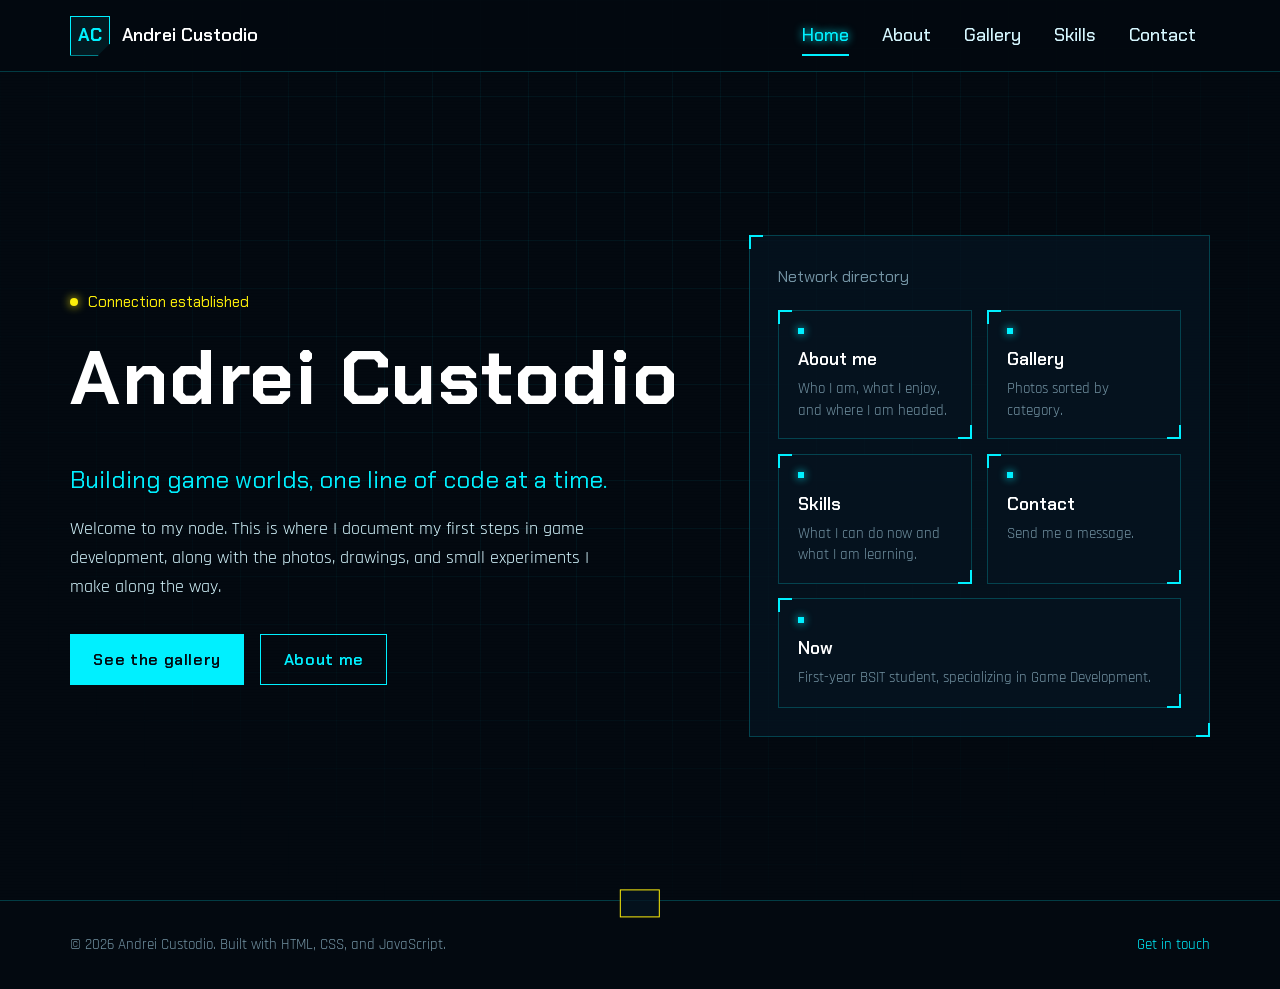
<file: index.html>
<!DOCTYPE html>
<!-- ===== HOME PAGE =====
     Edit the text between the tags to change what people read.
     The header and footer are repeated on every page. If you change them here,
     change them in the other .html files too. -->
<html lang="en">
<head>
  <meta charset="UTF-8">
  <meta name="viewport" content="width=device-width, initial-scale=1.0">
  <title>Andrei Custodio | Portfolio</title>
  <meta name="description" content="Portfolio of Andrei Custodio, a first-year BSIT Game Development student.">

  <!-- Fonts: the only external file this site uses. Remove this block to use local fonts only. -->
  <link rel="preconnect" href="https://fonts.googleapis.com">
  <link rel="preconnect" href="https://fonts.gstatic.com" crossorigin>
  <link href="https://fonts.googleapis.com/css2?family=Chakra+Petch:wght@400;500;600;700&family=Rajdhani:wght@400;500;600;700&display=swap" rel="stylesheet">

  <!-- The stylesheet for the whole site -->
  <link rel="stylesheet" href="style.css">
</head>
<body>

  <!-- Lets keyboard users jump past the menu -->
  <a class="skip-link" href="#main">Skip to content</a>

  <!-- ===== HEADER AND NAVIGATION (repeated on every page) ===== -->
  <header class="site-header">
    <div class="container header-inner">
      <a href="index.html" class="brand" aria-label="Andrei Custodio, home">
        <span class="brand-mark" aria-hidden="true">AC</span>
        <span class="brand-name">Andrei Custodio</span>
      </a>

      <!-- The hamburger button, shown only on small screens -->
      <button class="nav-toggle" type="button" aria-expanded="false" aria-controls="site-nav" aria-label="Toggle menu">
        <span></span><span></span><span></span>
      </button>

      <nav class="site-nav" id="site-nav" aria-label="Main navigation">
        <ul class="nav-list">
          <li><a class="nav-link" href="index.html">Home</a></li>
          <li><a class="nav-link" href="about.html">About</a></li>
          <li><a class="nav-link" href="gallery.html">Gallery</a></li>
          <li><a class="nav-link" href="skills.html">Skills</a></li>
          <li><a class="nav-link" href="contact.html">Contact</a></li>
        </ul>
      </nav>
    </div>
  </header>

  <main id="main">

    <!-- ===== HERO: name, tagline, welcome, and the network directory ===== -->
    <section class="hero">
      <div class="container hero-grid">

        <!-- Left side: the introduction. Each child animates in one after another. -->
        <div class="hero-copy">
          <p class="status-line">
            <span class="status-dot" aria-hidden="true"></span>
            Connection established
          </p>

          <!-- Your name. The data-text copy is used for the glitch effect. -->
          <h1><span class="glitch" data-text="Andrei Custodio">Andrei Custodio</span></h1>

          <!-- EDIT ME: your tagline -->
          <p class="tagline">Building game worlds, one line of code at a time.</p>

          <!-- EDIT ME: your welcome message -->
          <p>
            Welcome to my node. This is where I document my first steps in game development,
            along with the photos, drawings, and small experiments I make along the way.
          </p>

          <div class="hero-actions">
            <a class="btn" href="gallery.html">See the gallery</a>
            <a class="btn btn-ghost" href="about.html">About me</a>
          </div>
        </div>

        <!-- Right side: a directory of tiles that link to each page -->
        <aside class="frame hero-panel" aria-label="Site directory">
          <p class="panel-title">Network directory</p>

          <div class="node-grid">
            <a class="frame node" href="about.html">
              <span class="node-dot" aria-hidden="true"></span>
              <strong>About me</strong>
              <span>Who I am, what I enjoy, and where I am headed.</span>
            </a>

            <a class="frame node" href="gallery.html">
              <span class="node-dot" aria-hidden="true"></span>
              <strong>Gallery</strong>
              <span>Photos sorted by category.</span>
            </a>

            <a class="frame node" href="skills.html">
              <span class="node-dot" aria-hidden="true"></span>
              <strong>Skills</strong>
              <span>What I can do now and what I am learning.</span>
            </a>

            <a class="frame node" href="contact.html">
              <span class="node-dot" aria-hidden="true"></span>
              <strong>Contact</strong>
              <span>Send me a message.</span>
            </a>

            <!-- A non-link tile for a short status note. Edit the text to match your current focus. -->
            <div class="frame node wide">
              <span class="node-dot" aria-hidden="true"></span>
              <strong>Now</strong>
              <span>First-year BSIT student, specializing in Game Development.</span>
            </div>
          </div>
        </aside>

      </div>
    </section>

  </main>

  <!-- ===== FOOTER (repeated on every page) ===== -->
  <footer class="site-footer">
    <div class="container footer-inner">
      <p>&copy; <span id="year">2026</span> Andrei Custodio. Built with HTML, CSS, and JavaScript.</p>
      <p><a href="contact.html">Get in touch</a></p>
    </div>
  </footer>

  <!-- Pop-up message box used by main.js -->
  <div class="toast" id="toast" role="status" aria-live="polite"></div>

  <!-- JavaScript. main.js must load first because the other scripts use its helpers. -->
  <script src="main.js"></script>
</body>
</html>
</file>
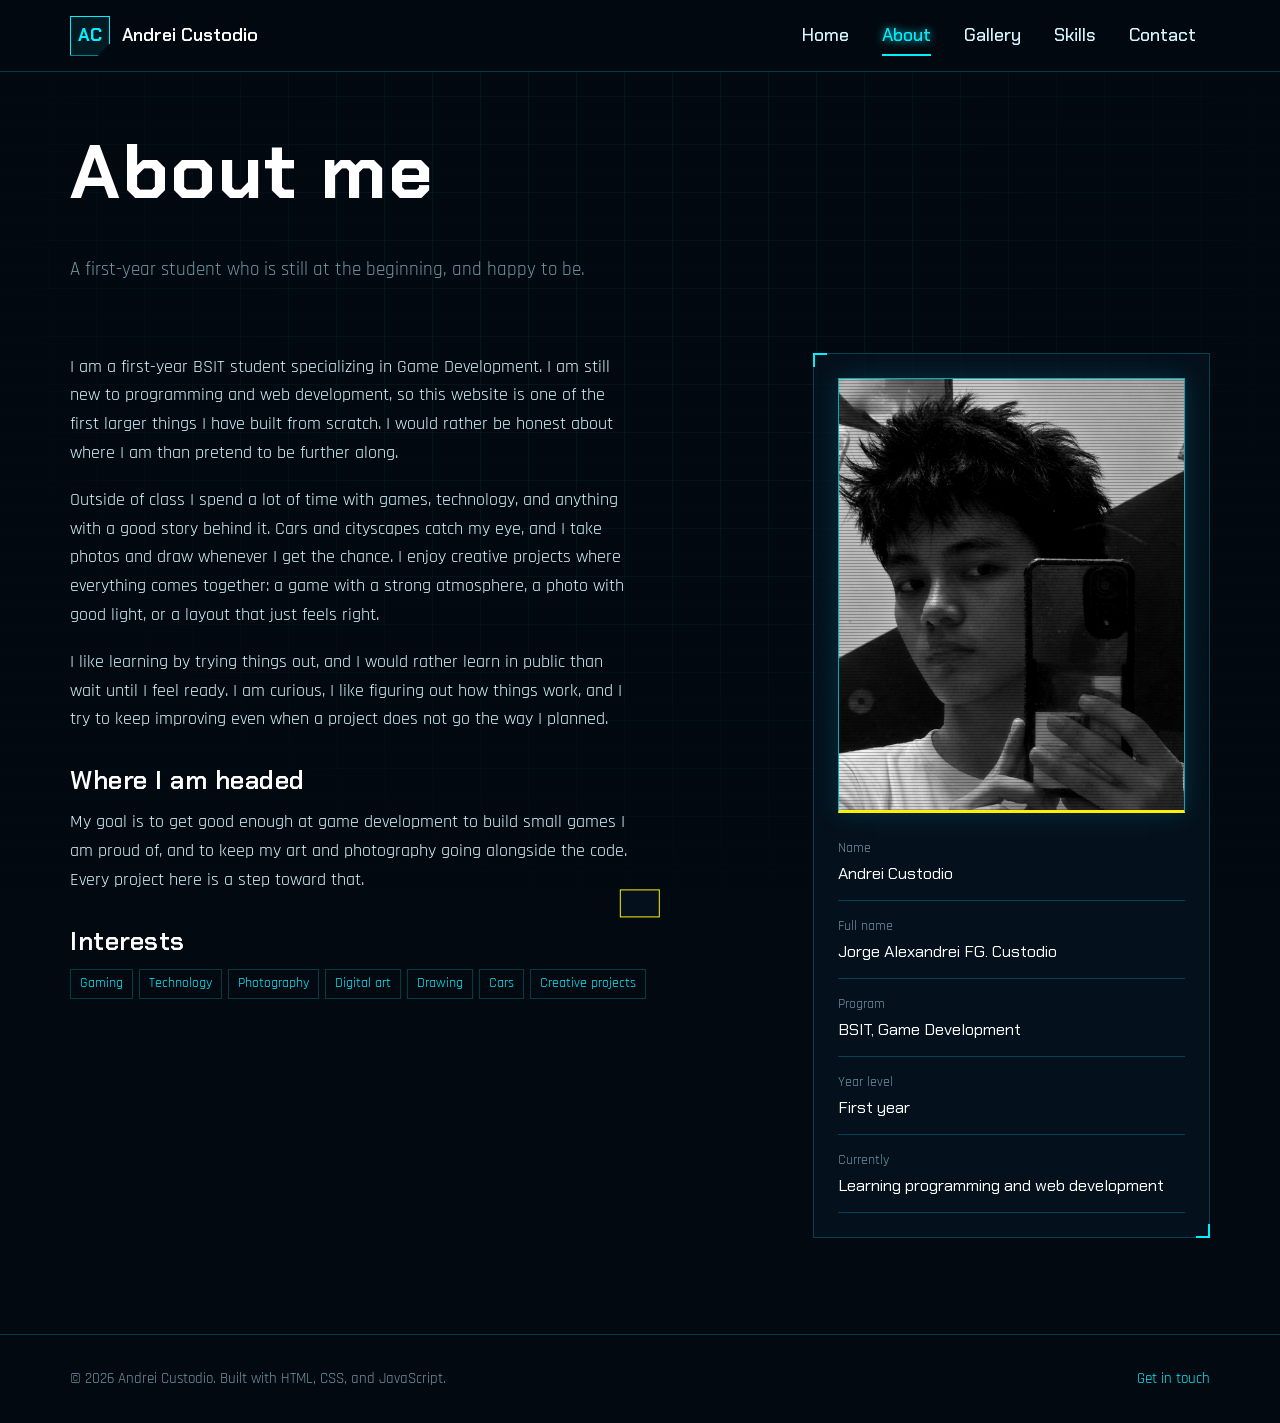
<file: about.html>
<!DOCTYPE html>
<!-- ===== ABOUT PAGE =====
     Every paragraph marked EDIT ME is a draft. Rewrite it in your own words.
     Only change the text. Keep the HTML tags around it. -->
<html lang="en">
<head>
  <meta charset="UTF-8">
  <meta name="viewport" content="width=device-width, initial-scale=1.0">
  <title>About | Andrei Custodio</title>
  <meta name="description" content="About Andrei Custodio, a first-year BSIT Game Development student.">
  <link rel="preconnect" href="https://fonts.googleapis.com">
  <link rel="preconnect" href="https://fonts.gstatic.com" crossorigin>
  <link href="https://fonts.googleapis.com/css2?family=Chakra+Petch:wght@400;500;600;700&family=Rajdhani:wght@400;500;600;700&display=swap" rel="stylesheet">
  <link rel="stylesheet" href="style.css">
</head>
<body>

  <a class="skip-link" href="#main">Skip to content</a>

  <!-- HEADER (same on every page) -->
  <header class="site-header">
    <div class="container header-inner">
      <a href="index.html" class="brand" aria-label="Andrei Custodio, home">
        <span class="brand-mark" aria-hidden="true">AC</span>
        <span class="brand-name">Andrei Custodio</span>
      </a>
      <button class="nav-toggle" type="button" aria-expanded="false" aria-controls="site-nav" aria-label="Toggle menu">
        <span></span><span></span><span></span>
      </button>
      <nav class="site-nav" id="site-nav" aria-label="Main navigation">
        <ul class="nav-list">
          <li><a class="nav-link" href="index.html">Home</a></li>
          <li><a class="nav-link" href="about.html">About</a></li>
          <li><a class="nav-link" href="gallery.html">Gallery</a></li>
          <li><a class="nav-link" href="skills.html">Skills</a></li>
          <li><a class="nav-link" href="contact.html">Contact</a></li>
        </ul>
      </nav>
    </div>
  </header>

  <main id="main">

    <!-- Page title -->
    <section class="page-header">
      <div class="container">
        <h1>About me</h1>
        <p>A first-year student who is still at the beginning, and happy to be.</p>
      </div>
    </section>

    <section class="section section-tight">
      <div class="container about-grid">

        <!-- LEFT: the story -->
        <div>
          <!-- EDIT ME: introduction -->
          <p>
            I am a first-year BSIT student specializing in Game Development. I am still
            new to programming and web development, so this website is one of the first
            larger things I have built from scratch. I would rather be honest about where
            I am than pretend to be further along.
          </p>

          <!-- EDIT ME: interests -->
          <p>
            Outside of class I spend a lot of time with games, technology, and anything
            with a good story behind it. Cars and cityscapes catch my eye, and I take
            photos and draw whenever I get the chance. I enjoy creative projects where
            everything comes together: a game with a strong atmosphere, a photo with good
            light, or a layout that just feels right.
          </p>

          <!-- EDIT ME: personality (this is a draft, so write it in your own words) -->
          <p>
            I like learning by trying things out, and I would rather learn in public than
            wait until I feel ready. I am curious, I like figuring out how things work, and
            I try to keep improving even when a project does not go the way I planned.
          </p>

          <!-- EDIT ME: goals -->
          <h2 class="about-heading">Where I am headed</h2>
          <p>
            My goal is to get good enough at game development to build small games I am
            proud of, and to keep my art and photography going alongside the code. Every
            project here is a step toward that.
          </p>

          <!-- Interests as tags. Add or remove items as they change. -->
          <h2 class="about-heading">Interests</h2>
          <ul class="tags">
            <li class="tag">Gaming</li>
            <li class="tag">Technology</li>
            <li class="tag">Photography</li>
            <li class="tag">Digital art</li>
            <li class="tag">Drawing</li>
            <li class="tag">Cars</li>
            <li class="tag">Creative projects</li>
          </ul>
        </div>

        <!-- RIGHT: quick facts. Edit the values to match your details. -->
        <aside class="frame" aria-label="Quick facts">
          <!-- PORTRAIT: put your photo in assets/images and change the src below to its file name.
               Until then, a placeholder shows. Keep the same class so the cyberpunk effect applies. -->
          <figure class="portrait">
            <img src="andrei.jpg"
                 onerror="this.onerror=null;this.src='placeholder.svg'">
          </figure>

          <dl class="facts">
            <div>
              <dt>Name</dt>
              <dd>Andrei Custodio</dd>
            </div>
            <div>
              <dt>Full name</dt>
              <dd>Jorge Alexandrei FG. Custodio</dd>
            </div>
            <div>
              <dt>Program</dt>
              <dd>BSIT, Game Development</dd>
            </div>
            <div>
              <dt>Year level</dt>
              <dd>First year</dd>
            </div>
            <div>
              <dt>Currently</dt>
              <dd>Learning programming and web development</dd>
            </div>
          </dl>
        </aside>

      </div>
    </section>

  </main>

  <!-- FOOTER (same on every page) -->
  <footer class="site-footer">
    <div class="container footer-inner">
      <p>&copy; <span id="year">2026</span> Andrei Custodio. Built with HTML, CSS, and JavaScript.</p>
      <p><a href="contact.html">Get in touch</a></p>
    </div>
  </footer>

  <div class="toast" id="toast" role="status" aria-live="polite"></div>
  <script src="main.js"></script>
</body>
</html>
</file>
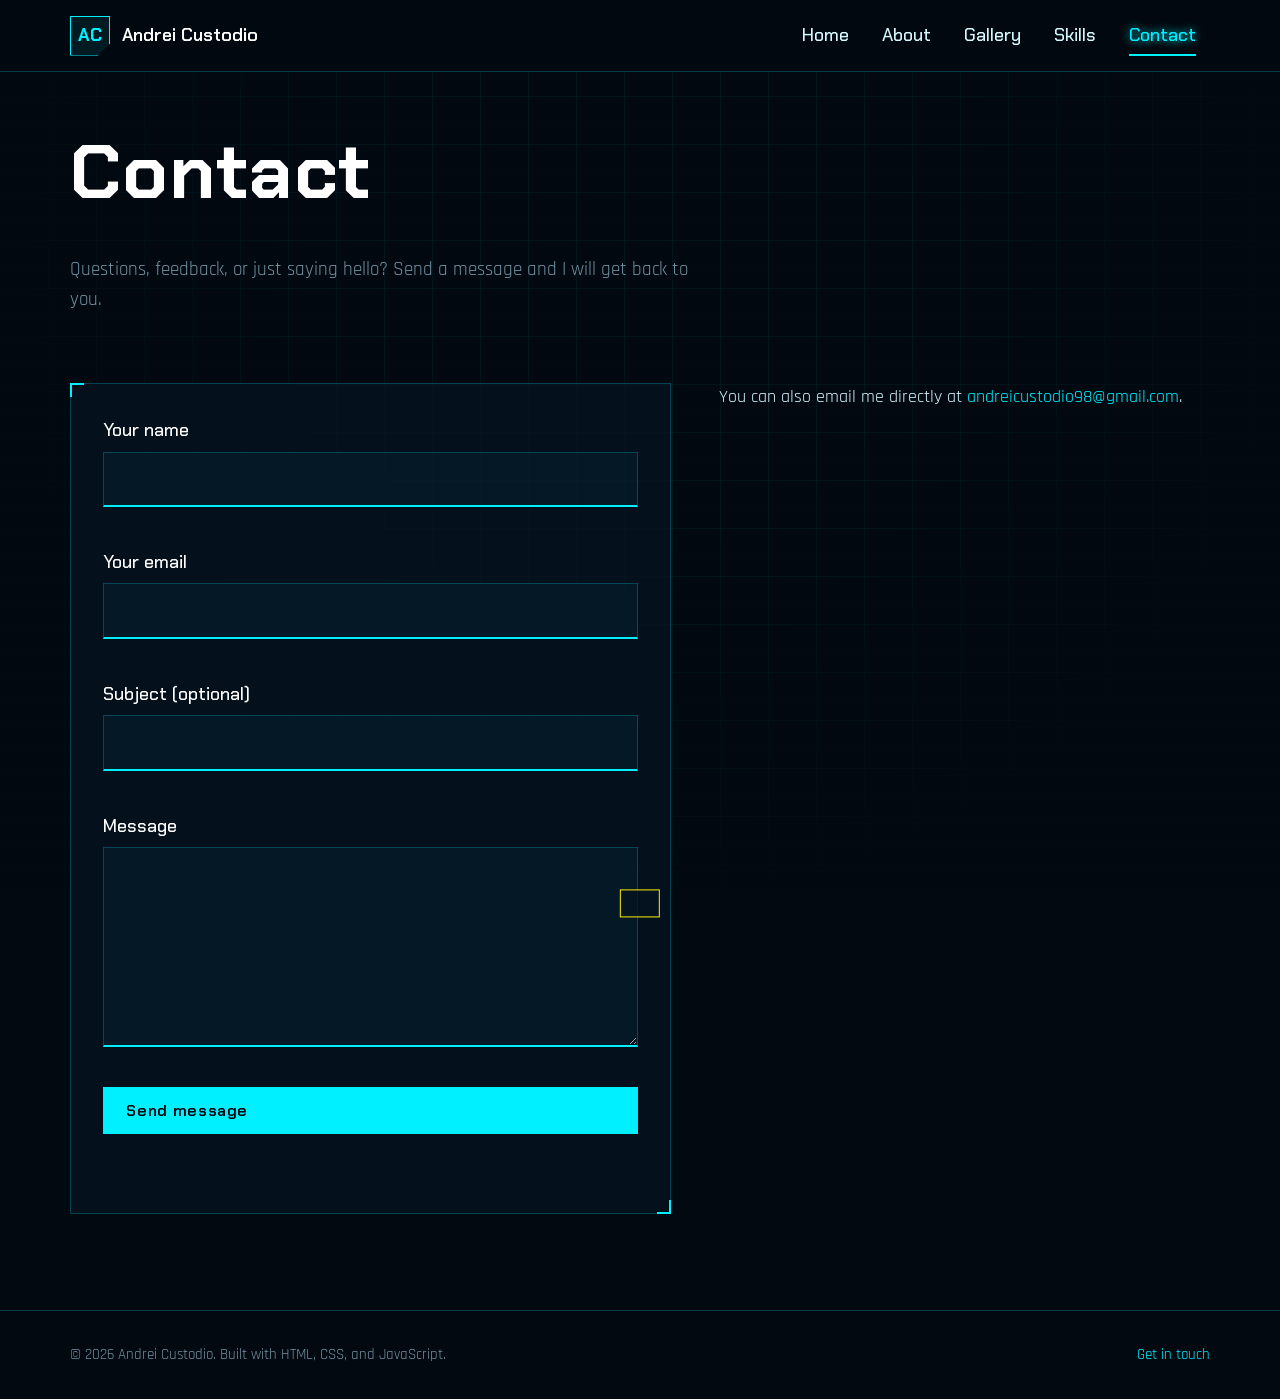
<file: contact.html>
<!DOCTYPE html>
<!-- ===== CONTACT PAGE =====
     The form opens the visitor's email app. Your email address is set in
     js/contact.js (CONTACT_CONFIG.email). Keep the two in sync if you ever change it.
-->
<html lang="en">
<head>
  <meta charset="UTF-8">
  <meta name="viewport" content="width=device-width, initial-scale=1.0">
  <title>Contact | Andrei Custodio</title>
  <meta name="description" content="Get in touch with Andrei Custodio.">
  <link rel="preconnect" href="https://fonts.googleapis.com">
  <link rel="preconnect" href="https://fonts.gstatic.com" crossorigin>
  <link href="https://fonts.googleapis.com/css2?family=Chakra+Petch:wght@400;500;600;700&family=Rajdhani:wght@400;500;600;700&display=swap" rel="stylesheet">
  <link rel="stylesheet" href="style.css">
</head>
<body>

  <a class="skip-link" href="#main">Skip to content</a>

  <!-- HEADER (same on every page) -->
  <header class="site-header">
    <div class="container header-inner">
      <a href="index.html" class="brand" aria-label="Andrei Custodio, home">
        <span class="brand-mark" aria-hidden="true">AC</span>
        <span class="brand-name">Andrei Custodio</span>
      </a>
      <button class="nav-toggle" type="button" aria-expanded="false" aria-controls="site-nav" aria-label="Toggle menu">
        <span></span><span></span><span></span>
      </button>
      <nav class="site-nav" id="site-nav" aria-label="Main navigation">
        <ul class="nav-list">
          <li><a class="nav-link" href="index.html">Home</a></li>
          <li><a class="nav-link" href="about.html">About</a></li>
          <li><a class="nav-link" href="gallery.html">Gallery</a></li>
          <li><a class="nav-link" href="skills.html">Skills</a></li>
          <li><a class="nav-link" href="contact.html">Contact</a></li>
        </ul>
      </nav>
    </div>
  </header>

  <main id="main">

    <section class="page-header">
      <div class="container">
        <h1>Contact</h1>
        <!-- EDIT ME: a short welcome line -->
        <p>Questions, feedback, or just saying hello? Send a message and I will get back to you.</p>
      </div>
    </section>

    <section class="section section-tight">
      <div class="container contact-grid">

        <!-- LEFT: the contact form -->
        <div>
          <form class="frame form" id="contact-form" novalidate>

            <div class="field">
              <label for="name">Your name</label>
              <input id="name" name="name" type="text" autocomplete="name" required>
              <span class="field-error" id="error-name"></span>
            </div>

            <div class="field">
              <label for="email">Your email</label>
              <input id="email" name="email" type="email" autocomplete="email" required>
              <span class="field-error" id="error-email"></span>
            </div>

            <div class="field">
              <label for="subject">Subject (optional)</label>
              <input id="subject" name="subject" type="text">
              <span class="field-error" id="error-subject"></span>
            </div>

            <div class="field">
              <label for="message">Message</label>
              <textarea id="message" name="message" rows="6" required></textarea>
              <span class="field-error" id="error-message"></span>
            </div>

            <!-- Honeypot: hidden from people, so only spam bots fill it in. Leave it alone. -->
            <div class="hp" aria-hidden="true">
              <label for="website">Leave this empty</label>
              <input id="website" name="website" type="text" tabindex="-1" autocomplete="off">
            </div>

            <button class="btn" type="submit">Send message</button>
            <p class="form-status" id="form-status" aria-live="polite"></p>
          </form>
        </div>

        <!-- RIGHT: direct contact details -->
        <div>
          <!-- Your real email address -->
          <p>
            You can also email me directly at
            <a href="mailto:andreicustodio98@gmail.com">andreicustodio98@gmail.com</a>.
          </p>

        </div>

      </div>
    </section>

  </main>

  <!-- FOOTER (same on every page) -->
  <footer class="site-footer">
    <div class="container footer-inner">
      <p>&copy; <span id="year">2026</span> Andrei Custodio. Built with HTML, CSS, and JavaScript.</p>
      <p><a href="contact.html">Get in touch</a></p>
    </div>
  </footer>

  <div class="toast" id="toast" role="status" aria-live="polite"></div>

  <script src="main.js"></script>
  <script src="contact.js"></script>
</body>
</html>
</file>
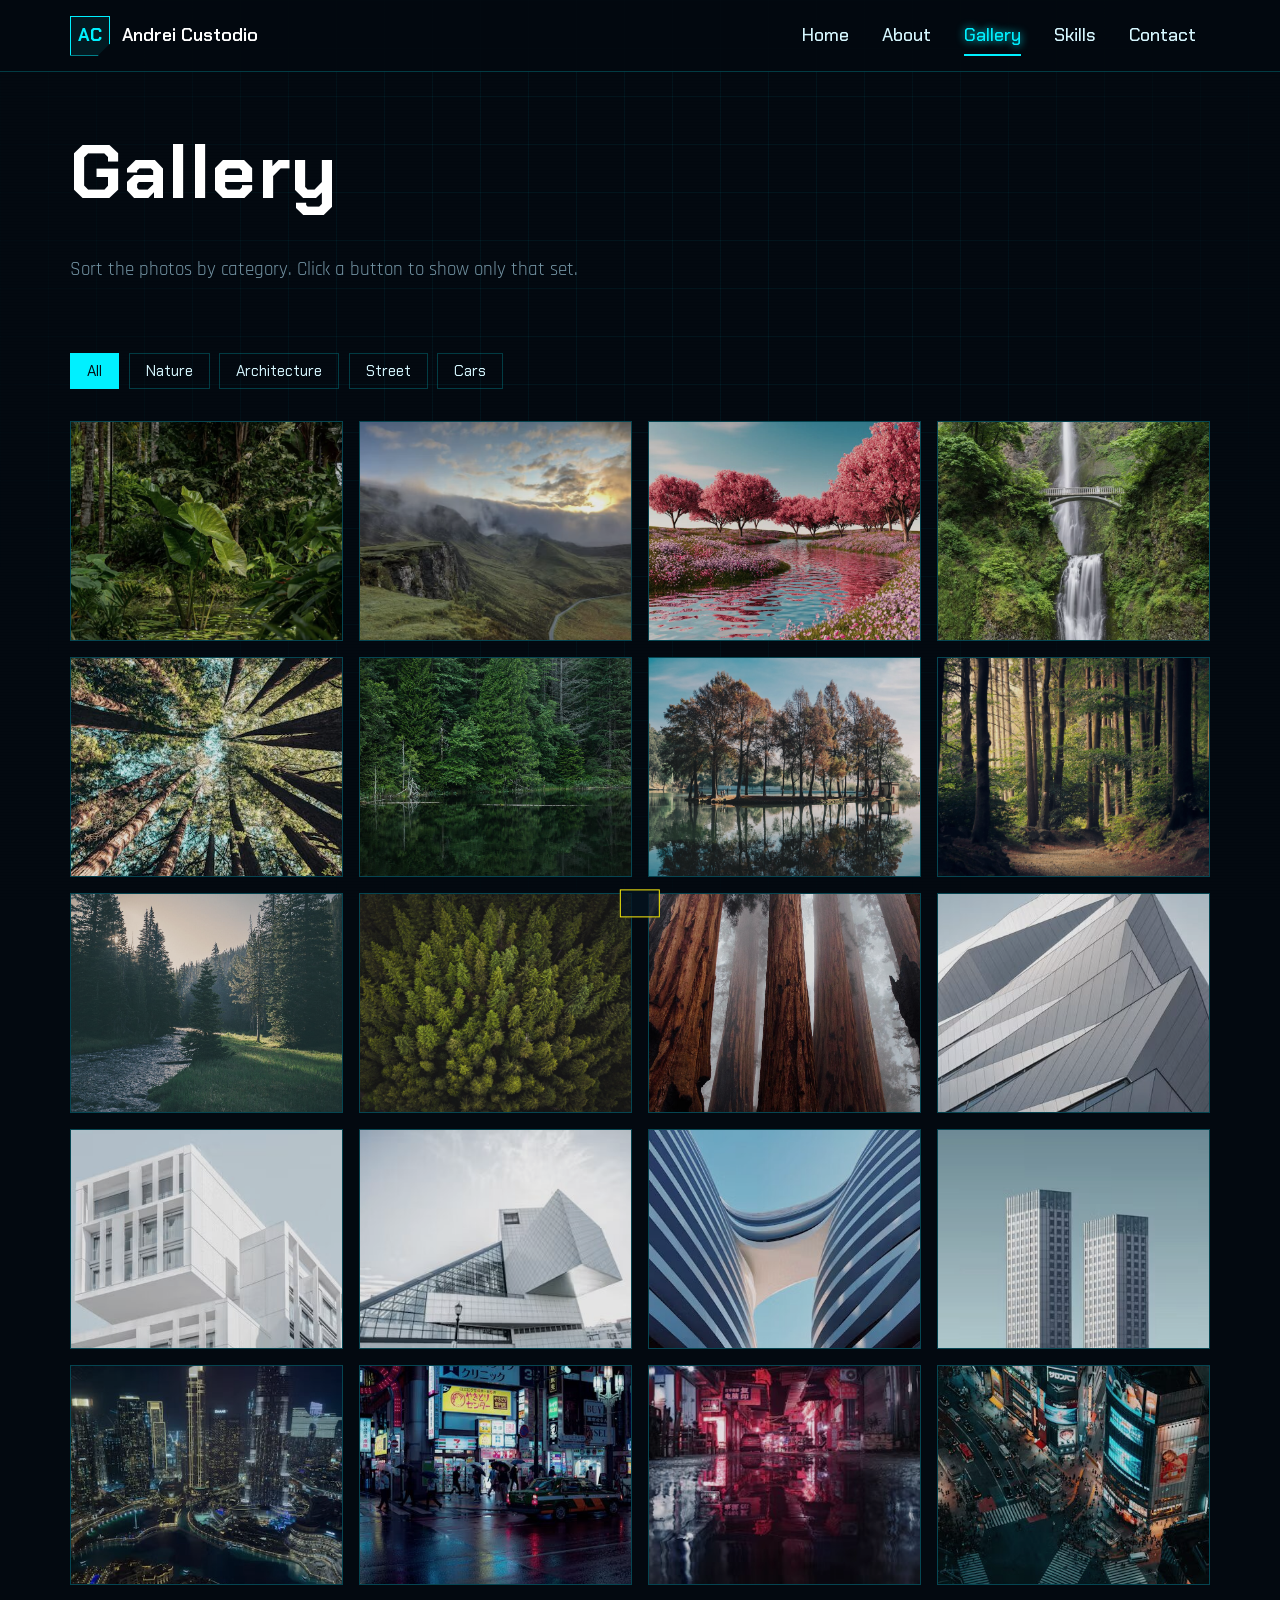
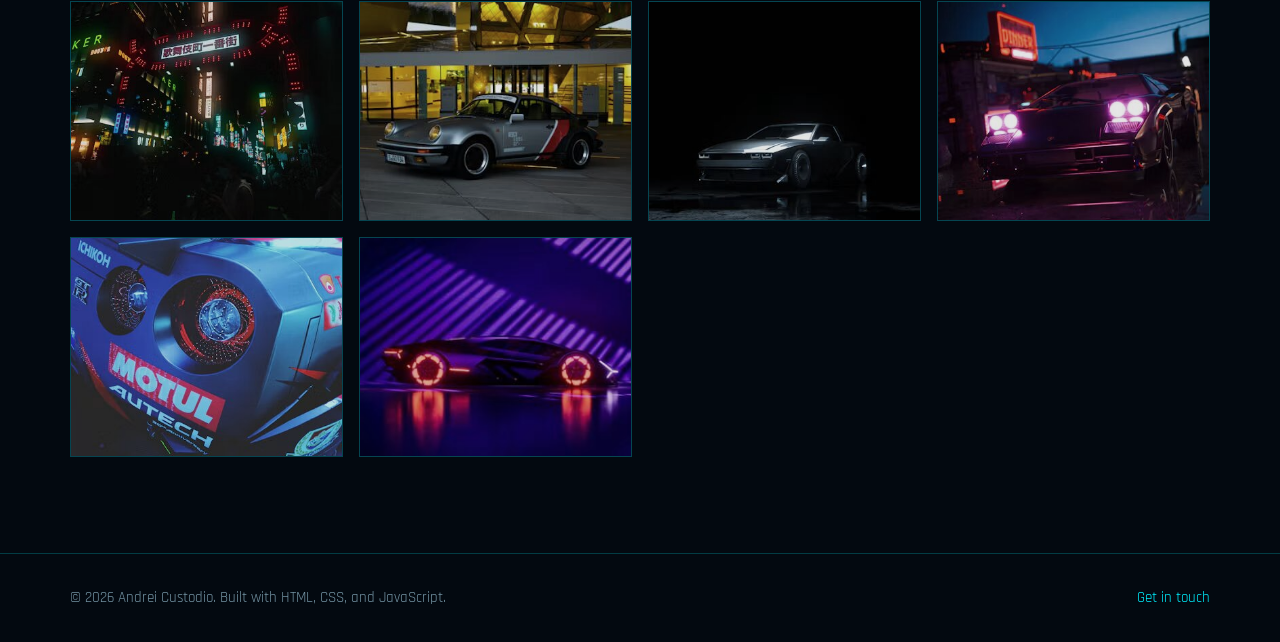
<file: gallery.html>
<!DOCTYPE html>
<!-- ===== GALLERY PAGE =====
     Filters, picture tiles, and the lightbox are built by js/gallery.js.
     To add pictures or categories, edit that file. -->
<html lang="en">
<head>
  <meta charset="UTF-8">
  <meta name="viewport" content="width=device-width, initial-scale=1.0">
  <title>Gallery | Andrei Custodio</title>
  <meta name="description" content="Photography and digital art by Andrei Custodio: cityscapes, architecture, landscapes, and more.">
  <link rel="preconnect" href="https://fonts.googleapis.com">
  <link rel="preconnect" href="https://fonts.gstatic.com" crossorigin>
  <link href="https://fonts.googleapis.com/css2?family=Chakra+Petch:wght@400;500;600;700&family=Rajdhani:wght@400;500;600;700&display=swap" rel="stylesheet">
  <link rel="stylesheet" href="style.css">
</head>
<body>

  <a class="skip-link" href="#main">Skip to content</a>

  <!-- HEADER (same on every page) -->
  <header class="site-header">
    <div class="container header-inner">
      <a href="index.html" class="brand" aria-label="Andrei Custodio, home">
        <span class="brand-mark" aria-hidden="true">AC</span>
        <span class="brand-name">Andrei Custodio</span>
      </a>
      <button class="nav-toggle" type="button" aria-expanded="false" aria-controls="site-nav" aria-label="Toggle menu">
        <span></span><span></span><span></span>
      </button>
      <nav class="site-nav" id="site-nav" aria-label="Main navigation">
        <ul class="nav-list">
          <li><a class="nav-link" href="index.html">Home</a></li>
          <li><a class="nav-link" href="about.html">About</a></li>
          <li><a class="nav-link" href="gallery.html">Gallery</a></li>
          <li><a class="nav-link" href="skills.html">Skills</a></li>
          <li><a class="nav-link" href="contact.html">Contact</a></li>
        </ul>
      </nav>
    </div>
  </header>

  <main id="main">

    <section class="page-header">
      <div class="container">
        <h1>Gallery</h1>
        <!-- EDIT ME: a line about your photos and art -->
        <p>Sort the photos by category. Click a button to show only that set.</p>
      </div>
    </section>

    <section class="section section-tight">
      <div class="container">

        <!-- Filter buttons are created by js/gallery.js -->
        <div class="filter-bar" id="filter-bar" aria-label="Filter pictures by category"></div>

        <!-- Picture tiles are created by js/gallery.js -->
        <div class="gallery-grid" id="gallery-grid"></div>

        <!-- Full-screen viewer. It stays hidden until a picture is clicked. -->
        <div class="lightbox" id="lightbox" role="dialog" aria-modal="true" aria-label="Image viewer" hidden>
          <div class="lightbox-inner">
            <button class="lightbox-close" id="lightbox-close" type="button">Close</button>
            <img id="lightbox-img" src="placeholder.svg" alt="">
            <p class="lightbox-caption" id="lightbox-caption"></p>
          </div>
        </div>

      </div>
    </section>

  </main>

  <!-- FOOTER (same on every page) -->
  <footer class="site-footer">
    <div class="container footer-inner">
      <p>&copy; <span id="year">2026</span> Andrei Custodio. Built with HTML, CSS, and JavaScript.</p>
      <p><a href="contact.html">Get in touch</a></p>
    </div>
  </footer>

  <div class="toast" id="toast" role="status" aria-live="polite"></div>

  <script src="main.js"></script>
  <script src="gallery.js"></script>
</body>
</html>
</file>
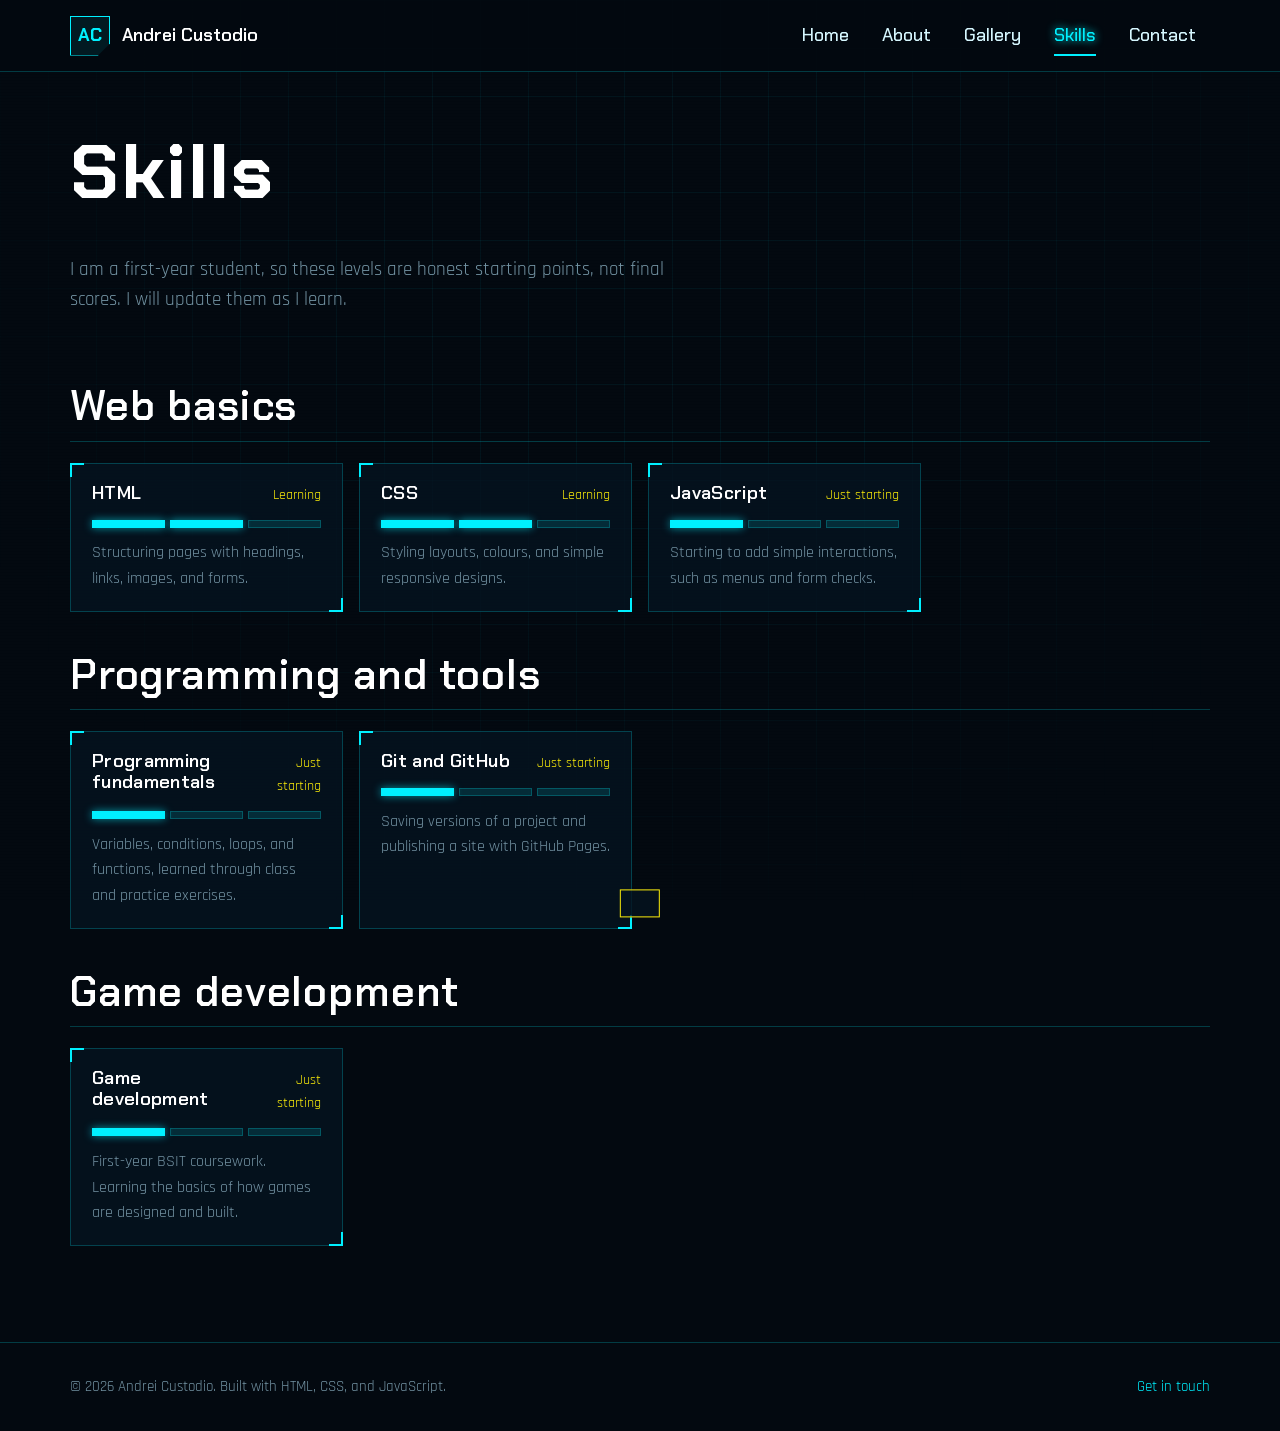
<file: skills.html>
<!DOCTYPE html>
<!-- ===== SKILLS PAGE =====
     The skill groups are built from js/skills.js.
     Update levels there as you learn more. -->
<html lang="en">
<head>
  <meta charset="UTF-8">
  <meta name="viewport" content="width=device-width, initial-scale=1.0">
  <title>Skills | Andrei Custodio</title>
  <meta name="description" content="Beginner-level programming and technical skills of Andrei Custodio.">
  <link rel="preconnect" href="https://fonts.googleapis.com">
  <link rel="preconnect" href="https://fonts.gstatic.com" crossorigin>
  <link href="https://fonts.googleapis.com/css2?family=Chakra+Petch:wght@400;500;600;700&family=Rajdhani:wght@400;500;600;700&display=swap" rel="stylesheet">
  <link rel="stylesheet" href="style.css">
</head>
<body>

  <a class="skip-link" href="#main">Skip to content</a>

  <!-- HEADER (same on every page) -->
  <header class="site-header">
    <div class="container header-inner">
      <a href="index.html" class="brand" aria-label="Andrei Custodio, home">
        <span class="brand-mark" aria-hidden="true">AC</span>
        <span class="brand-name">Andrei Custodio</span>
      </a>
      <button class="nav-toggle" type="button" aria-expanded="false" aria-controls="site-nav" aria-label="Toggle menu">
        <span></span><span></span><span></span>
      </button>
      <nav class="site-nav" id="site-nav" aria-label="Main navigation">
        <ul class="nav-list">
          <li><a class="nav-link" href="index.html">Home</a></li>
          <li><a class="nav-link" href="about.html">About</a></li>
          <li><a class="nav-link" href="gallery.html">Gallery</a></li>
          <li><a class="nav-link" href="skills.html">Skills</a></li>
          <li><a class="nav-link" href="contact.html">Contact</a></li>
        </ul>
      </nav>
    </div>
  </header>

  <main id="main">

    <section class="page-header">
      <div class="container">
        <h1>Skills</h1>
        <!-- EDIT ME: a note about how you rate your skills -->
        <p>
          I am a first-year student, so these levels are honest starting points, not final scores.
          I will update them as I learn.
        </p>
      </div>
    </section>

    <section class="section section-tight">
      <div class="container">
        <!-- Skill groups are inserted here by js/skills.js -->
        <div class="skill-groups" id="skills-container"></div>
      </div>
    </section>

  </main>

  <!-- FOOTER (same on every page) -->
  <footer class="site-footer">
    <div class="container footer-inner">
      <p>&copy; <span id="year">2026</span> Andrei Custodio. Built with HTML, CSS, and JavaScript.</p>
      <p><a href="contact.html">Get in touch</a></p>
    </div>
  </footer>

  <div class="toast" id="toast" role="status" aria-live="polite"></div>

  <script src="main.js"></script>
  <script src="skills.js"></script>
</body>
</html>
</file>
<file: style.css>
/* =========================================================
   style.css - the one stylesheet for the whole site.

   Table of contents
   1. Design tokens (colours and fonts - change them here)
   2. Base styles
   3. Background effects
   4. Header and navigation
   5. Buttons
   6. Framed panels (the bracket-corner look)
   7. Page layout helpers
   8. Home hero
   9. Gallery and lightbox
   10. Skills
   11. Contact page
   12. Footer and toast
   13. Animations
   14. Responsive rules
   ========================================================= */


/* ---------------------------------------------------------
   1. DESIGN TOKENS
   Change a colour once here and it updates across the site.
   --------------------------------------------------------- */
:root {
  --bg: #030910;            /* page background */
  --bg-2: #061420;          /* slightly lighter background */
  --panel: rgba(6, 20, 32, 0.78); /* card and panel background */
  --cyan: #00f0ff;          /* main neon accent */
  --blue: #1f6bff;          /* electric blue, used for glitch detail */
  --yellow: #fcee0a;        /* subtle accent: status, focus, notes */
  --text: #d6f7ff;         /* body text */
  --muted: #7393a3;         /* secondary text */
  --line: rgba(0, 240, 255, 0.22);       /* thin borders */
  --line-strong: rgba(0, 240, 255, 0.7); /* borders on hover */
  --danger: #ff3b5c;        /* form error text */

  --font-display: 'Chakra Petch', 'Trebuchet MS', sans-serif;
  --font-body: 'Rajdhani', 'Segoe UI', sans-serif;

  --max-width: 1140px;
  --header-h: 72px;
}


/* ---------------------------------------------------------
   2. BASE STYLES
   --------------------------------------------------------- */
*,
*::before,
*::after {
  box-sizing: border-box;
}

html {
  scroll-behavior: smooth;
  scroll-padding-top: calc(var(--header-h) + 16px);
}

body {
  margin: 0;
  min-height: 100vh;
  background: var(--bg);
  color: var(--text);
  font-family: var(--font-body);
  font-size: 1.125rem;
  line-height: 1.6;
  overflow-x: hidden;
}

img {
  max-width: 100%;
  display: block;
}

a {
  color: var(--cyan);
  text-decoration: none;
  transition: color 0.2s ease, text-shadow 0.2s ease;
}

a:hover {
  color: #fff;
  text-shadow: 0 0 8px var(--cyan);
}

h1,
h2,
h3 {
  font-family: var(--font-display);
  color: #fff;
  line-height: 1.15;
  margin: 0 0 0.5em;
  letter-spacing: 0.02em;
}

h1 {
  font-size: clamp(2.4rem, 7vw, 4.8rem);
  font-weight: 700;
}

h2 {
  font-size: clamp(1.9rem, 4vw, 2.6rem);
  font-weight: 600;
}

h3 {
  font-size: 1.35rem;
  font-weight: 500;
}

p {
  margin: 0 0 1em;
  max-width: 62ch; /* keeps lines comfortable to read */
}

ul {
  padding-left: 1.2rem;
}

/* Keyboard users can see where they are */
:focus-visible {
  outline: 2px solid var(--yellow);
  outline-offset: 3px;
}

[hidden] {
  display: none !important;
}

.container {
  width: min(100% - 2.5rem, var(--max-width));
  margin-inline: auto;
}

main {
  padding-top: var(--header-h);
}

.section {
  padding: clamp(3.5rem, 8vw, 6rem) 0;
}

.section-head {
  margin-bottom: 2.5rem;
}

.section-head p {
  color: var(--muted);
}

.muted-note {
  color: var(--muted);
  font-size: 0.95rem;
}

.sr-only {
  position: absolute;
  width: 1px;
  height: 1px;
  padding: 0;
  margin: -1px;
  overflow: hidden;
  clip: rect(0, 0, 0, 0);
  white-space: nowrap;
  border: 0;
}

/* "Skip to content" link - hidden until a keyboard user tabs to it */
.skip-link {
  position: absolute;
  left: 1rem;
  top: -100px;
  z-index: 200;
  padding: 0.5rem 1rem;
  background: var(--yellow);
  color: var(--bg);
}

.skip-link:focus {
  top: 1rem;
}


/* ---------------------------------------------------------
   3. BACKGROUND EFFECTS
   A faint grid and scanlines sit behind every page.
   --------------------------------------------------------- */
body::before {
  content: "";
  position: fixed;
  inset: 0;
  z-index: -2;
  background-image:
    linear-gradient(rgba(0, 240, 255, 0.05) 1px, transparent 1px),
    linear-gradient(90deg, rgba(0, 240, 255, 0.05) 1px, transparent 1px);
  background-size: 48px 48px;
  mask-image: radial-gradient(ellipse at 50% 30%, #000 30%, transparent 80%);
}

body::after {
  content: "";
  position: fixed;
  inset: 0;
  z-index: -1;
  pointer-events: none;
  background: repeating-linear-gradient(
    0deg,
    rgba(0, 0, 0, 0.18) 0 1px,
    transparent 1px 3px
  );
  opacity: 0.35;
}


/* ---------------------------------------------------------
   4. HEADER AND NAVIGATION
   --------------------------------------------------------- */
.site-header {
  position: fixed;   /* stays at the top while scrolling */
  top: 0;
  left: 0;
  right: 0;
  height: var(--header-h);
  z-index: 100;
  background: rgba(3, 9, 16, 0.92);
  border-bottom: 1px solid var(--line);
  transition: box-shadow 0.3s ease;
}

.site-header.scrolled {
  box-shadow: 0 6px 24px rgba(0, 240, 255, 0.12);
}

.header-inner {
  height: 100%;
  display: flex;
  align-items: center;
  justify-content: space-between;
  gap: 1rem;
}

.brand {
  display: flex;
  align-items: center;
  gap: 0.75rem;
  color: #fff;
  font-family: var(--font-display);
  font-weight: 600;
}

.brand:hover {
  color: #fff;
}

/* The "AC" badge has a clipped corner, like a data chip */
.brand-mark {
  width: 40px;
  height: 40px;
  display: grid;
  place-items: center;
  color: var(--cyan);
  background: rgba(0, 240, 255, 0.08);
  border: 1px solid var(--cyan);
  clip-path: polygon(0 0, 100% 0, 100% 70%, 70% 100%, 0 100%);
  font-weight: 700;
}

.site-nav {
  display: flex;
}

.nav-list {
  display: flex;
  gap: 0.25rem;
  list-style: none;
  margin: 0;
  padding: 0;
}

.nav-link {
  display: block;
  position: relative;
  padding: 0.5rem 0.9rem;
  color: var(--text);
  font-family: var(--font-display);
  font-weight: 500;
}

/* A cyan line slides in under the link on hover and on the current page */
.nav-link::after {
  content: "";
  position: absolute;
  left: 0.9rem;
  right: 0.9rem;
  bottom: 2px;
  height: 2px;
  background: var(--cyan);
  transform: scaleX(0);
  transform-origin: left;
  transition: transform 0.3s ease;
}

.nav-link:hover,
.nav-link.active {
  color: #fff;
  text-shadow: 0 0 8px var(--cyan);
}

.nav-link.active {
  color: var(--cyan);
}

.nav-link:hover::after,
.nav-link.active::after {
  transform: scaleX(1);
}

/* Hamburger button - only shown on small screens */
.nav-toggle {
  display: none;
  flex-direction: column;
  justify-content: center;
  gap: 5px;
  width: 44px;
  height: 44px;
  padding: 0 10px;
  background: none;
  border: 1px solid var(--line);
  cursor: pointer;
}

.nav-toggle span {
  display: block;
  height: 2px;
  background: var(--cyan);
  transition: transform 0.3s ease, opacity 0.3s ease;
}

/* Turns the three lines into an X when the menu is open */
.nav-toggle[aria-expanded="true"] span:nth-child(1) {
  transform: translateY(7px) rotate(45deg);
}

.nav-toggle[aria-expanded="true"] span:nth-child(2) {
  opacity: 0;
}

.nav-toggle[aria-expanded="true"] span:nth-child(3) {
  transform: translateY(-7px) rotate(-45deg);
}


/* ---------------------------------------------------------
   5. BUTTONS
   Use class="btn" for the main action and "btn btn-ghost" for a secondary one.
   --------------------------------------------------------- */
.btn {
  display: inline-flex;
  align-items: center;
  gap: 0.5rem;
  padding: 0.75rem 1.4rem;
  font-family: var(--font-display);
  font-weight: 600;
  font-size: 1rem;
  letter-spacing: 0.04em;
  color: var(--bg);
  background: var(--cyan);
  border: 1px solid var(--cyan);
  cursor: pointer;
  transition: box-shadow 0.25s ease, background 0.25s ease, color 0.25s ease;
}

.btn:hover {
  color: var(--bg);
  background: #fff;
  box-shadow: 0 0 18px rgba(0, 240, 255, 0.6);
}

.btn-ghost {
  background: transparent;
  color: var(--cyan);
}

.btn-ghost:hover {
  color: var(--cyan);
  background: rgba(0, 240, 255, 0.1);
  box-shadow: 0 0 18px rgba(0, 240, 255, 0.35);
}


/* ---------------------------------------------------------
   6. FRAMED PANELS
   .frame gives a thin border with bright corner brackets.
   Used for cards, tiles, and forms.
   --------------------------------------------------------- */
.frame {
  position: relative;
  background: var(--panel);
  border: 1px solid var(--line);
  padding: 1.5rem;
  transition: border-color 0.3s ease, box-shadow 0.3s ease, transform 0.3s ease;
}

.frame::before,
.frame::after {
  content: "";
  position: absolute;
  width: 14px;
  height: 14px;
  border-color: var(--cyan);
  border-style: solid;
  transition: width 0.3s ease, height 0.3s ease;
}

.frame::before {
  top: -1px;
  left: -1px;
  border-width: 2px 0 0 2px;
}

.frame::after {
  bottom: -1px;
  right: -1px;
  border-width: 0 2px 2px 0;
}

/* Brackets grow and the glow appears on hover */
.frame:hover {
  border-color: var(--line-strong);
  box-shadow: 0 0 24px rgba(0, 240, 255, 0.15);
}

.frame:hover::before,
.frame:hover::after {
  width: 28px;
  height: 28px;
}


/* ---------------------------------------------------------
   7. PAGE LAYOUT HELPERS
   --------------------------------------------------------- */
/* Title block at the top of the inner pages */
.page-header {
  padding: 3.5rem 0 2rem;
}

.page-header p {
  color: var(--muted);
  font-size: 1.2rem;
}

.tags {
  display: flex;
  flex-wrap: wrap;
  gap: 0.4rem;
  list-style: none;
  margin: 0 0 1rem;
  padding: 0;
}

.tag {
  padding: 0.15rem 0.55rem;
  font-size: 0.9rem;
  color: var(--cyan);
  border: 1px solid var(--line);
}

.status {
  margin: 0;
  font-family: var(--font-display);
  font-size: 0.9rem;
  color: var(--yellow);
}


/* ---------------------------------------------------------
   8. HOME HERO
   --------------------------------------------------------- */
.hero {
  min-height: calc(100vh - var(--header-h));
  display: flex;
  align-items: center;
  padding: 3rem 0;
}

.hero-grid {
  display: grid;
  grid-template-columns: 1.15fr 0.85fr;
  gap: 3.5rem;
  align-items: center;
}

.status-line {
  display: inline-flex;
  align-items: center;
  gap: 0.6rem;
  margin-bottom: 1.25rem;
  font-family: var(--font-display);
  font-size: 0.95rem;
  color: var(--yellow);
}

/* A small glowing dot that pulses slowly */
.status-dot {
  width: 8px;
  height: 8px;
  border-radius: 50%;
  background: var(--yellow);
  box-shadow: 0 0 10px var(--yellow);
  animation: pulse 2s infinite;
}

.hero h1 {
  white-space: nowrap;
}

.tagline {
  margin-bottom: 1rem;
  font-family: var(--font-display);
  font-size: clamp(1.2rem, 2.4vw, 1.5rem);
  color: var(--cyan);
}

.hero-actions {
  display: flex;
  flex-wrap: wrap;
  gap: 1rem;
  margin-top: 2rem;
}

/*
  The name glitches once when the page loads.
  Two copies of the text are shifted in blue and yellow for a moment.
*/
.glitch {
  position: relative;
  display: inline-block;
}

.glitch::before,
.glitch::after {
  content: attr(data-text);
  position: absolute;
  left: 0;
  top: 0;
  width: 100%;
  height: 100%;
  pointer-events: none;
  opacity: 0;
}

.glitch::before {
  color: var(--blue);
  clip-path: inset(0 0 55% 0);
  animation: glitch-top 0.6s steps(3) 1s 1 forwards;
}

.glitch::after {
  color: var(--yellow);
  clip-path: inset(55% 0 0 0);
  animation: glitch-bottom 0.6s steps(3) 1s 1 forwards;
}

/* The hero panel holding the directory tiles */
.hero-panel {
  padding: 1.75rem;
}

.panel-title {
  margin-bottom: 1.25rem;
  font-family: var(--font-display);
  font-size: 1rem;
  color: var(--muted);
}

.node-grid {
  display: grid;
  grid-template-columns: repeat(2, 1fr);
  gap: 0.9rem;
}

/* Each directory tile is a link to a page */
.node {
  display: flex;
  flex-direction: column;
  gap: 0.3rem;
  min-height: 110px;
  padding: 1.1rem 1.2rem;
  color: var(--text);
}

.node:hover {
  color: var(--text);
  text-shadow: none;
  transform: translateY(-3px);
}

.node strong {
  font-family: var(--font-display);
  font-size: 1.1rem;
  font-weight: 600;
  color: #fff;
}

.node span {
  color: var(--muted);
  font-size: 0.95rem;
  line-height: 1.4;
}

.node-dot {
  width: 6px;
  height: 6px;
  margin-bottom: 0.4rem;
  background: var(--cyan);
  box-shadow: 0 0 8px var(--cyan);
}

/* Full-width tile for the "Now" note */
.node.wide {
  grid-column: span 2;
}


/* ---------------------------------------------------------
   ABOUT PAGE
   --------------------------------------------------------- */
.about-grid {
  display: grid;
  grid-template-columns: 1.4fr 0.8fr;
  gap: 3rem;
  align-items: start;
}

.facts {
  margin: 0;
  display: grid;
  gap: 0.9rem;
}

.facts div {
  padding-bottom: 0.8rem;
  border-bottom: 1px solid var(--line);
}

.facts dt {
  font-size: 0.9rem;
  color: var(--muted);
}

.facts dd {
  margin: 0;
  color: #fff;
  font-family: var(--font-display);
  font-size: 1.05rem;
}

/* Sections placed right under a page title */
.section-tight {
  padding-top: 1rem;
}

.about-heading {
  margin-top: 2rem;
  font-size: 1.6rem;
}


/* ---------------------------------------------------------
   9. GALLERY AND LIGHTBOX
   --------------------------------------------------------- */
.filter-bar {
  display: flex;
  flex-wrap: wrap;
  gap: 0.6rem;
  margin-bottom: 2rem;
}

.filter-btn {
  padding: 0.45rem 1rem;
  font-family: var(--font-display);
  font-size: 0.95rem;
  color: var(--text);
  background: transparent;
  border: 1px solid var(--line);
  cursor: pointer;
  transition: all 0.2s ease;
}

.filter-btn:hover {
  border-color: var(--cyan);
  color: #fff;
  box-shadow: 0 0 12px rgba(0, 240, 255, 0.25);
}

/* aria-pressed="true" marks the active filter */
.filter-btn[aria-pressed="true"] {
  background: var(--cyan);
  border-color: var(--cyan);
  color: var(--bg);
}

.gallery-grid {
  display: grid;
  grid-template-columns: repeat(auto-fill, minmax(240px, 1fr));
  grid-auto-rows: 220px;
  gap: 1rem;
}

.gallery-item {
  position: relative;
  margin: 0;
  padding: 0;
  overflow: hidden;
  background: var(--bg-2);
  border: 1px solid var(--line);
  cursor: zoom-in;
}

.gallery-item.tall {
  grid-row: span 2;
}

.gallery-item.wide {
  grid-column: span 2;
}

.gallery-item img {
  width: 100%;
  height: 100%;
  object-fit: cover;
  filter: saturate(0.8) brightness(0.9);
  transition: transform 0.6s ease, filter 0.3s ease;
}

.gallery-item:hover img,
.gallery-item:focus-visible img {
  transform: scale(1.06);
  filter: saturate(1.2) brightness(1);
}

/* Caption slides up from the bottom on hover */
.gallery-caption {
  position: absolute;
  left: 0;
  right: 0;
  bottom: 0;
  padding: 0.6rem 0.8rem;
  background: linear-gradient(transparent, rgba(3, 9, 16, 0.95));
  color: #fff;
  font-family: var(--font-display);
  font-size: 0.95rem;
  text-align: left;
  transform: translateY(100%);
  transition: transform 0.3s ease;
}

.gallery-item:hover .gallery-caption,
.gallery-item:focus-visible .gallery-caption {
  transform: none;
}

/* Full-screen image viewer */
.lightbox {
  position: fixed;
  inset: 0;
  z-index: 150;
  display: grid;
  place-items: center;
  padding: 2rem;
  background: rgba(3, 9, 16, 0.92);
}

.lightbox-inner {
  position: relative;
  max-width: min(960px, 100%);
}

.lightbox img {
  max-height: 75vh;
  width: auto;
  margin: 0 auto;
  border: 1px solid var(--line-strong);
}

.lightbox-caption {
  margin-top: 0.75rem;
  color: var(--muted);
  text-align: center;
}

.lightbox-close {
  position: absolute;
  top: -2.75rem;
  right: 0;
  padding: 0.35rem 0.9rem;
  font-family: var(--font-display);
  color: var(--cyan);
  background: transparent;
  border: 1px solid var(--cyan);
  cursor: pointer;
}

.lightbox-close:hover {
  background: rgba(0, 240, 255, 0.1);
}


/* ---------------------------------------------------------
   10. SKILLS
   --------------------------------------------------------- */
.skill-groups {
  display: grid;
  gap: 2.5rem;
}

.group-title {
  padding-bottom: 0.6rem;
  border-bottom: 1px solid var(--line);
}

.skill-grid {
  display: grid;
  grid-template-columns: repeat(auto-fill, minmax(260px, 1fr));
  gap: 1rem;
  margin-top: 1.25rem;
}

.skill {
  padding: 1.2rem 1.3rem;
}

.skill-top {
  display: flex;
  justify-content: space-between;
  align-items: baseline;
  gap: 1rem;
}

.skill-name {
  margin: 0;
  font-family: var(--font-display);
  font-size: 1.15rem;
  font-weight: 600;
  color: #fff;
}

.skill-level {
  font-size: 0.9rem;
  color: var(--yellow);
  text-align: right;
}

/* Three segments show the level. They are not a percentage on purpose. */
.meter {
  display: flex;
  gap: 0.35rem;
  margin: 0.8rem 0;
}

.meter span {
  flex: 1;
  height: 8px;
  background: rgba(0, 240, 255, 0.12);
  border: 1px solid var(--line);
}

.meter span.on {
  background: var(--cyan);
  border-color: var(--cyan);
  box-shadow: 0 0 8px rgba(0, 240, 255, 0.6);
}

.skill-note {
  margin: 0;
  font-size: 1rem;
  color: var(--muted);
}


/* ---------------------------------------------------------
   11. CONTACT PAGE
   --------------------------------------------------------- */
.contact-grid {
  display: grid;
  grid-template-columns: 1.1fr 0.9fr;
  gap: 3rem;
  align-items: start;
}

.form {
  position: relative; /* needed so the hidden honeypot field stays out of the way */
  display: grid;
  gap: 1.2rem;
  padding: 2rem;
}

.field {
  display: flex;
  flex-direction: column;
  gap: 0.4rem;
}

.field label {
  font-family: var(--font-display);
  font-weight: 500;
  color: #fff;
}

.field input,
.field textarea {
  padding: 0.75rem 0.9rem;
  font: inherit;
  color: #fff;
  background: rgba(0, 240, 255, 0.04);
  border: 1px solid var(--line);
  border-bottom: 2px solid var(--cyan);
  transition: box-shadow 0.2s ease, border-color 0.2s ease;
}

.field input:focus,
.field textarea:focus {
  outline: none;
  border-color: var(--cyan);
  box-shadow: 0 0 16px rgba(0, 240, 255, 0.25);
}

.field textarea {
  min-height: 150px;
  resize: vertical;
}

.field.invalid input,
.field.invalid textarea {
  border-color: var(--danger);
}

.field-error {
  min-height: 1em;
  font-size: 0.95rem;
  color: var(--danger);
}

/* Honeypot: a field only bots fill in. Moved off-screen, not hidden with display:none. */
.hp {
  position: absolute;
  left: -9999px;
}

.form-status {
  min-height: 1.5em;
  margin: 0;
  color: var(--yellow);
}

/* ---------------------------------------------------------
   ABOUT PORTRAIT (cyberpunk look)
   The photo starts as a cyan-blue duotone with scanlines.
   Hovering over it brings back the full colour.
   --------------------------------------------------------- */
.portrait {
  position: relative;
  margin: 0 0 1.5rem;
  overflow: hidden;
  border: 1px solid var(--line-strong);
  border-bottom: 3px solid var(--yellow);
  box-shadow: 0 0 24px rgba(0, 240, 255, 0.15);
}

.portrait img {
  display: block;
  width: 100%;
  aspect-ratio: 4 / 5;
  object-fit: cover;
  filter: grayscale(1) contrast(1.15) brightness(0.95);
  transition: filter 0.4s ease;
}

/* Cyan-to-blue tint over the photo */
.portrait::before {
  content: "";
  position: absolute;
  inset: 0;
  pointer-events: none;
  background: linear-gradient(160deg, rgba(0, 240, 255, 0.45), rgba(31, 107, 255, 0.35));
  mix-blend-mode: screen;
}

/* Fine scanlines across the photo */
.portrait::after {
  content: "";
  position: absolute;
  inset: 0;
  pointer-events: none;
  background: repeating-linear-gradient(0deg, rgba(0, 0, 0, 0.25) 0 1px, transparent 1px 3px);
}

.portrait:hover img {
  filter: none;
}


/* ---------------------------------------------------------
   12. FOOTER AND TOAST
   --------------------------------------------------------- */
.site-footer {
  padding: 2rem 0;
  border-top: 1px solid var(--line);
  color: var(--muted);
  font-size: 0.95rem;
}

.footer-inner {
  display: flex;
  flex-wrap: wrap;
  justify-content: space-between;
  gap: 1rem;
}

.footer-inner p {
  margin: 0;
}

/* Small pop-up message at the bottom of the screen */
.toast {
  position: fixed;
  left: 50%;
  bottom: 1.5rem;
  z-index: 300;
  max-width: calc(100% - 2rem);
  padding: 0.8rem 1.2rem;
  background: var(--panel);
  border: 1px solid var(--yellow);
  color: var(--text);
  transform: translate(-50%, 150%);
  transition: transform 0.35s ease;
}

.toast.show {
  transform: translate(-50%, 0);
}


/* ---------------------------------------------------------
   13. ANIMATIONS
   --------------------------------------------------------- */
@keyframes pulse {
  0%,
  100% {
    opacity: 1;
  }
  50% {
    opacity: 0.35;
  }
}

/* Hero content slides in one piece after another on load */
@keyframes boot-in {
  from {
    opacity: 0;
    transform: translateY(14px);
  }
  to {
    opacity: 1;
    transform: none;
  }
}

.hero-copy > * {
  animation: boot-in 0.6s ease both;
}

.hero-copy > *:nth-child(2) { animation-delay: 0.1s; }
.hero-copy > *:nth-child(3) { animation-delay: 0.2s; }
.hero-copy > *:nth-child(4) { animation-delay: 0.3s; }
.hero-copy > *:nth-child(5) { animation-delay: 0.4s; }
.hero-copy > *:nth-child(6) { animation-delay: 0.5s; }

.hero-panel {
  animation: boot-in 0.7s ease 0.35s both;
}

@keyframes glitch-top {
  0% {
    opacity: 0.8;
    transform: translate(-4px, 0);
  }
  50% {
    opacity: 0.8;
    transform: translate(3px, -2px);
  }
  100% {
    opacity: 0;
    transform: translate(0, 0);
  }
}

@keyframes glitch-bottom {
  0% {
    opacity: 0.8;
    transform: translate(4px, 0);
  }
  50% {
    opacity: 0.8;
    transform: translate(-3px, 2px);
  }
  100% {
    opacity: 0;
    transform: translate(0, 0);
  }
}


/* ---------------------------------------------------------
   14. RESPONSIVE RULES
   --------------------------------------------------------- */

/* Tablets and small laptops */
@media (max-width: 900px) {
  .hero-grid,
  .about-grid,
  .contact-grid {
    grid-template-columns: 1fr;
  }

  .hero h1 {
    white-space: normal;
  }

  .gallery-grid {
    grid-auto-rows: 200px;
  }
}

/* Phones and tablets: the menu collapses into a hamburger */
@media (max-width: 820px) {
  .nav-toggle {
    display: flex;
  }

  .site-nav {
    display: none;
    position: absolute;
    top: 100%;
    left: 0;
    right: 0;
    background: rgba(3, 9, 16, 0.98);
    border-bottom: 1px solid var(--line);
  }

  .site-nav.open {
    display: block;
  }

  .nav-list {
    flex-direction: column;
    gap: 0.25rem;
    padding: 1rem 1.25rem;
  }

  .nav-link {
    padding: 0.75rem 0.5rem;
  }
}

/* Small phones */
@media (max-width: 560px) {
  body {
    font-size: 1.05rem;
  }

  .node-grid {
    grid-template-columns: 1fr;
  }

  .node.wide {
    grid-column: auto;
  }

  .gallery-grid {
    grid-auto-rows: 180px;
  }

  .gallery-item.wide {
    grid-column: auto;
  }

  .gallery-item.tall {
    grid-row: auto;
  }

  .form {
    padding: 1.4rem;
  }
}

/* People who turn off motion in their system settings get no animation */
@media (prefers-reduced-motion: reduce) {
  *,
  *::before,
  *::after {
    animation: none !important;
    transition: none !important;
    scroll-behavior: auto !important;
  }

  .glitch::before,
  .glitch::after {
    display: none;
  }

  .hero-copy > *,
  .hero-panel {
    opacity: 1;
  }
}
</file>
